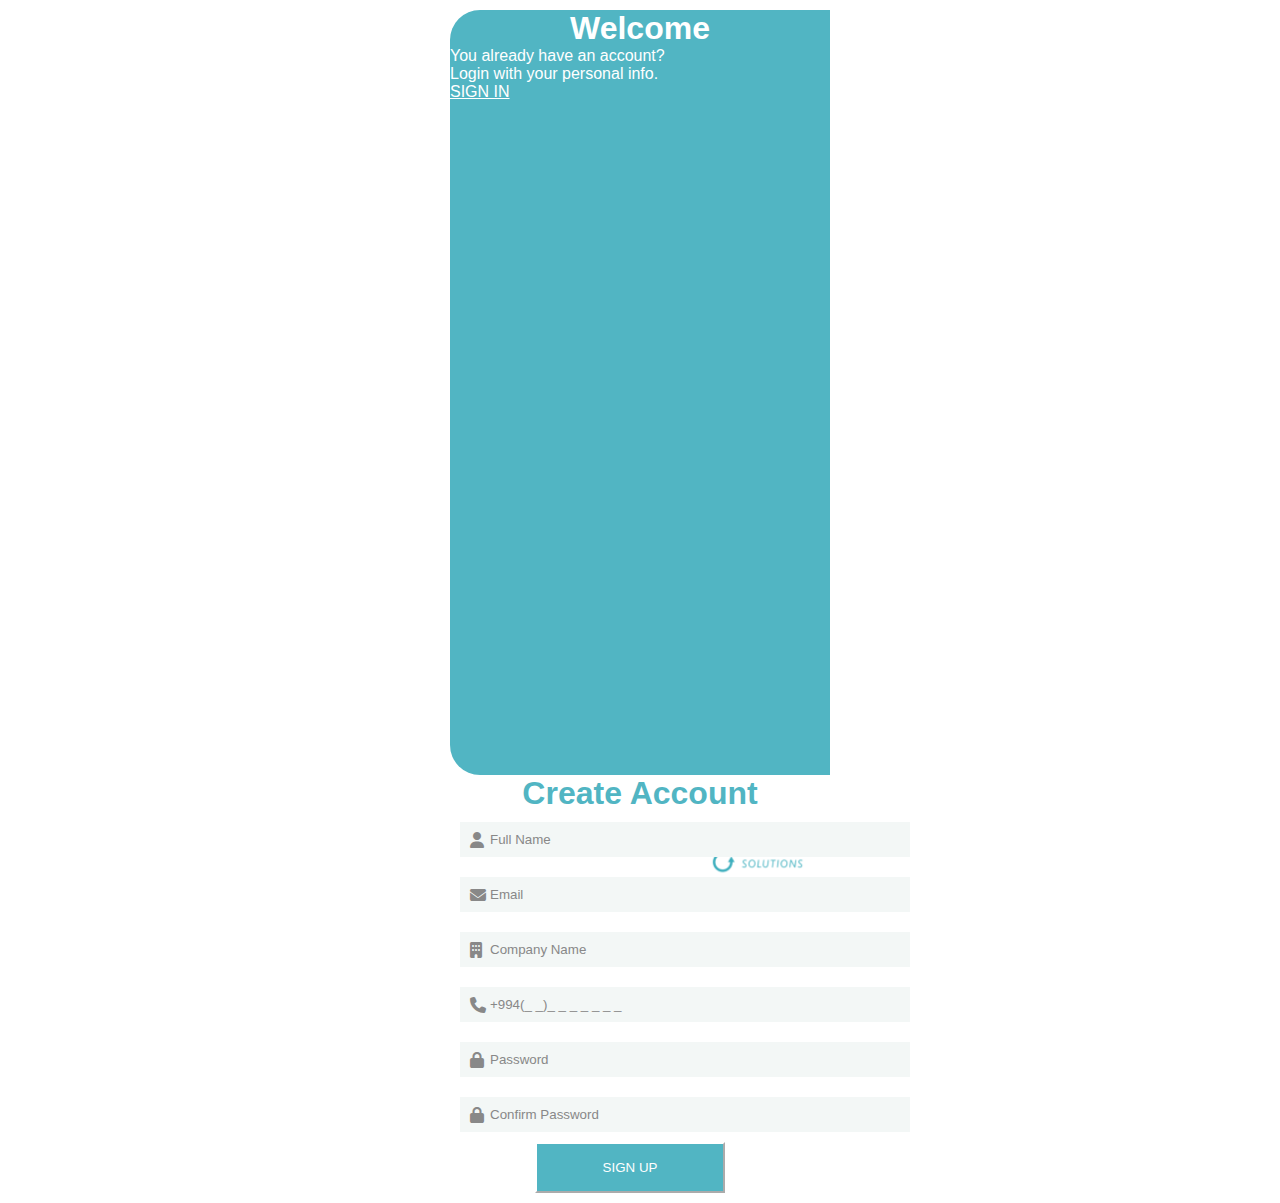
<file: index.html>
<!DOCTYPE html>
<html lang="en">
<head>
  <meta charset="UTF-8" />
  <meta http-equiv="X-UA-Compatible" content="IE=edge" />
  <meta name="viewport" content="width=device-width, initial-scale=1.0" />
  <title>Agile Web | Sign Up</title>
  <link rel="stylesheet" href="./assets/css/rufet.css" />
  <link rel="stylesheet" href="./assets/css/vugar.css" />
  <link rel="stylesheet" href="./assets/css/rufet2.css" />
  <link rel="stylesheet" href="https://cdnjs.cloudflare.com/ajax/libs/font-awesome/6.4.0/css/all.min.css">
  <link href="https://cdn.jsdelivr.net/npm/bootstrap@5.0.2/dist/css/bootstrap.min.css" rel="stylesheet"
    integrity="sha384-EVSTQN3/azprG1Anm3QDgpJLIm9Nao0Yz1ztcQTwFspd3yD65VohhpuuCOmLASjC" crossorigin="anonymous" />
</head>
<body>
  <section class="bg-light pb-5 pt-5" style="min-height: 100vh">
    <div class="container">
      <div class="row justify-content-center">
        <div class="left-box col-md-4 col-sm-11 d-flex align-items-center justify-content-center" style="
              border-top-left-radius: 30px;
              border-bottom-left-radius: 30px;">
          <div class="text-center">
            <h1 id="welcome-title" class="fw-bold mb-5 display-6">Welcome</h1>
            <p class="text-center fs-4 mb-5">
              You already have an account? <br />
              Login with your personal info.
            </p>
            <div class="d-flex justify-content-center">
              <a href="./assets/pages/signin.html" class="btn btn-primary btn-lg rounded-pill w-75">SIGN IN</a>
            </div>
          </div>
        </div>
        <div class="rufet-left bg-white col-md-8 col-sm-11 d-flex flex-column align-items-center justify-content-center"style="
              position: relative;
              border-top-right-radius: 30px;
              border-bottom-right-radius: 30px; ">
          <img src="./assets/image/AGILE-SOLUTIONS-1-1024x725-1 1.png" alt="agilelogo"
            style="max-width: 150px; position: absolute; top: 0; right: 0" />
          <div class="text-center">
            <h1 id="sign-in-title" class="fw-bold mb-5 display-6">
              Create Account
            </h1>
            <div class="container">
              <form class="form">
                <div class="input-container">
                  <i class="fa-solid fa-user"></i>
                  <input type="text" id="fullname" name="fullname" placeholder="Full Name" required>
                </div>
              </form>
            </div>
            <div class="container">
              <form class="form">
                <div class="input-container">
                  <i class="fas fa-envelope"></i>
                  <input type="email" id="email" name="email" placeholder="Email" required>
                </div>
              </form>
            </div>
            <div class="container">
              <form class="form">
                <div class="input-container">
                  <i class="fa-solid fa-building"></i>
                  <input type="text" id="company" name="company" placeholder="Company Name" required>
                </div>
              </form>
            </div>
            <div class="container">
              <form class="form">
                <div class="input-container">
                  <i class="fa-solid fa-phone"></i>
                  <input type="tel" id="phone" name="phone" placeholder="+994(_ _)_ _ _ _ _ _ _" required>
                </div>
              </form>
            </div>
            <div class="container">
              <form class="form">
                <div class="input-container">
                  <i class="fa-solid fa-lock"></i>
                  <input type="password" id="password" name="password" placeholder="Password" required>
                </div>
              </form>
            </div>
            <div class="container">
              <form class="form">
                <div class="input-container">
                  <i class="fa-solid fa-lock"></i>
                  <input type="password" id="confirm-password" name="confirm-password" placeholder="Confirm Password"
                    required>
                </div>
              </form>
            </div>
          </div>
          <div class="d-flex justify-content-center mt-5">
            <button type="button" id="sign-in-button" onclick="window.location.href='./assets/pages/signin.html'"
              class="btn btn-primary btn-lg rounded-pill ms-2">
              SIGN UP
            </button>
          </div>
        </div>
      </div>
    </div>
    </div>
  </section>
</body>
</html>
</file>
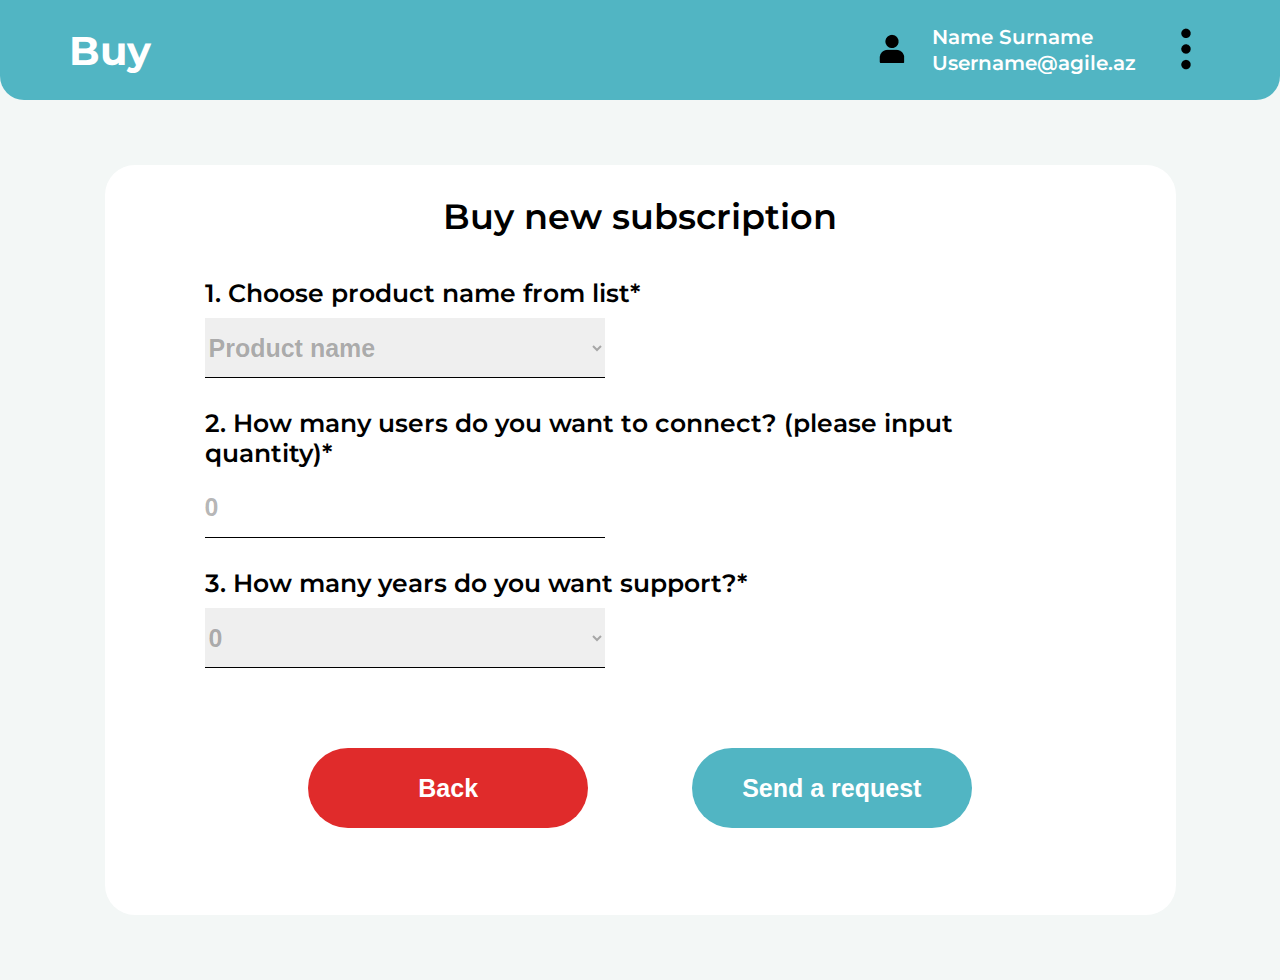
<file: assets/pages/buy.html>
<!DOCTYPE html>
<html lang="en">

<head>
  <meta charset="UTF-8" />
  <meta http-equiv="X-UA-Compatible" content="IE=edge" />
  <meta name="viewport" content="width=device-width, initial-scale=1.0" />
  <link rel="stylesheet" href="../css/style4578.css" />

  <title>Buy</title>
</head>

<body id="frame-5">
  <header>
    <h2 class="header__page-title">Buy</h2>
    <div class="header__user">
      <button>
        <img src="../images/user 2.png" alt="user icon" />
      </button>
      <div  class="header__user-details">
        <p>Name Surname</p>
        <p>Username@agile.az</p>
      </div>
      <button id="dropdown-btn">
        <img src="../images/dots 1.png" alt="dots icon" />
      </button>
      <div class="dropdown">
        <ul>
          <li><a href="./home.html">Dashboard</a></li>
          <li><a href="./licenses.html">Licences</a></li>
          <li><a href="./support.html">Support</a></li>
          <li><a href="./setting.html">Settings</a></li>
          <li><a href="./signin.html">Logout</a></li>
        </ul>
      </div>
    </div>
  </header>

  <main>
    <div class="container">
      <div class="row1">
        <h3>Buy new subscription</h3>
      </div>
      <div class="row2">
        <ul>
          <li>
            <label for="select-product">1. Choose product name from list*</label>
            <select name="select-product" id="select-product">
              <option selected disabled value="">Product name</option>
              <option value="dialer">Dialer</option>
              <option value="call">Call Center (CC)</option>
            </select>
          </li>
          <li>
            <label for="users-input">2. How many users do you want to connect? (please input
              quantity)*</label>

            <input type="text" placeholder="0" id="users-input" />
          </li>
          <li>
            <label for="select-year">3. How many years do you want support?*</label>

            <select name="year" id="select-year">
              <option selected disabled value="">0</option>
              <option value="1">1 year</option>
              <option value="2">2 year</option>
              <option value="3">3 year</option>
              <option value="4">4 year</option>
              <option value="5">5 year</option>
            </select>
          </li>
        </ul>
      </div>
      <div class="row3">
        <button>Back</button>
        <button>Send a request</button>
      </div>
    </div>
  </main>
  <script src="../script/main.js"></script>
</body>

</html>
</file>
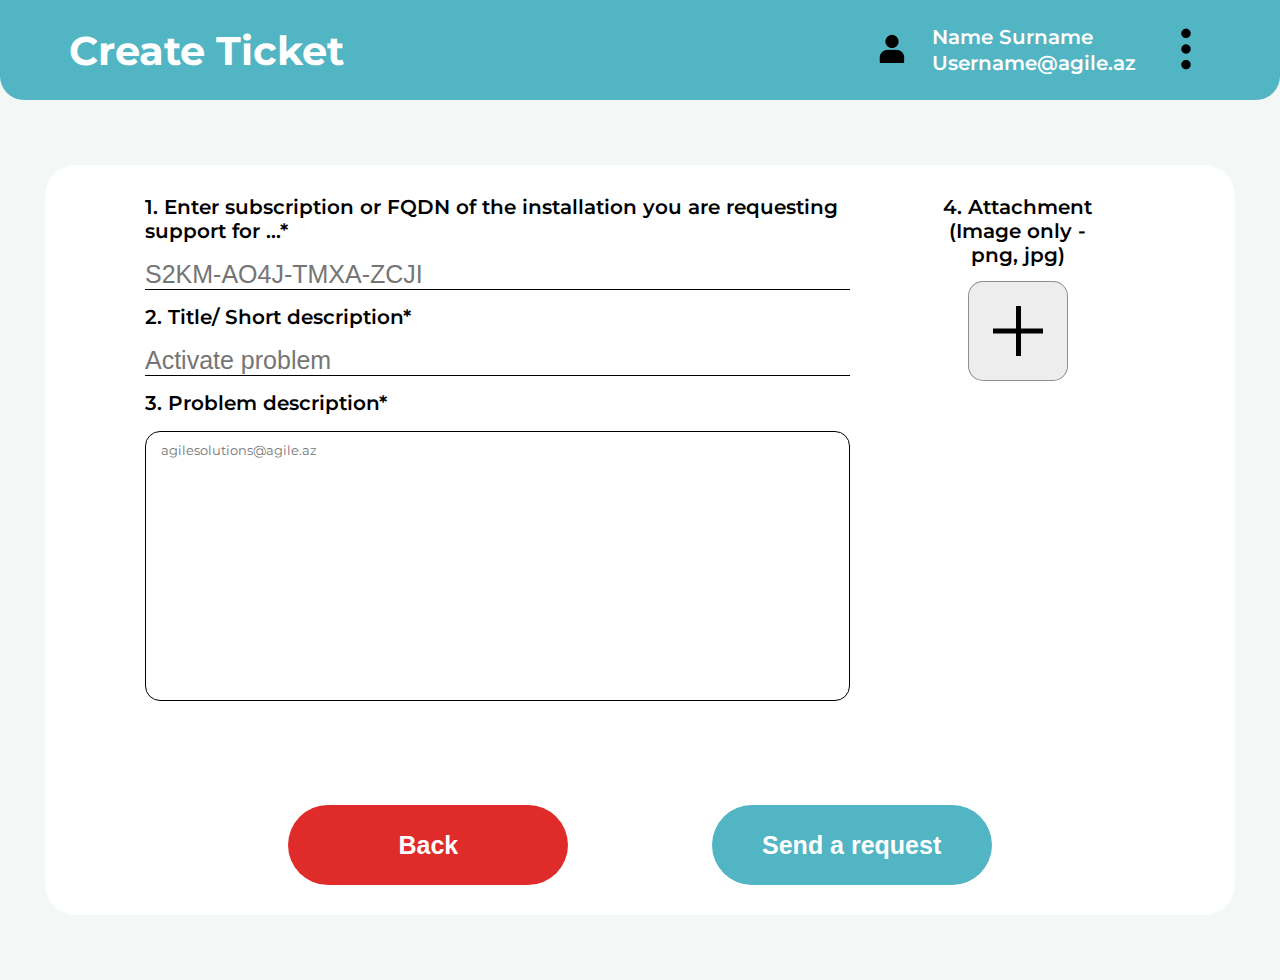
<file: assets/pages/create_ticket.html>
<!DOCTYPE html>
<html lang="en">

<head>
  <meta charset="UTF-8" />
  <meta http-equiv="X-UA-Compatible" content="IE=edge" />
  <meta name="viewport" content="width=device-width, initial-scale=1.0" />
  <link rel="stylesheet" href="../css/style4578.css" />

  <title>Create Ticket</title>
</head>

<body id="frame-8">
  <header>
    <h2 class="header__page-title">Create Ticket</h2>
    <div class="header__user">
      <button>
        <img src="../images/user 2.png" alt="user icon" />
      </button>
      <div class="header__user-details">
        <p>Name Surname</p>
        <p>Username@agile.az</p>
      </div>
      <button id="dropdown-btn">
        <img src="../images/dots 1.png" alt="dots icon" />
      </button>
      <div class="dropdown">
        <ul>
          <li><a href="./home.html">Dashboard</a></li>
          <li><a href="./licenses.html">Licences</a></li>
          <li><a href="./support.html">Support</a></li>
          <li><a href="./setting.html">Settings</a></li>
          <li><a href="../../index.html">Logout</a></li>
        </ul>
      </div>
    </div>
  </header>

  <main>
    <div class="container">
      <div class="col-left">
        <div>
          <label for="fqdn">1. Enter subscription or FQDN of the installation you are requesting support for ...*
          </label>
          <input type="text" placeholder="S2KM-AO4J-TMXA-ZCJI">
        </div>
        <div>
          <label for="title-input">2. Title/ Short description* </label>
          <input type="text" placeholder="Activate problem">
        </div>
        <div>
          <label for="textarea">3. Problem description*</label>
          <textarea name="textarea" id="textarea" placeholder="agilesolutions@agile.az"></textarea>
        </div>
      </div>
      <div class="col-right">
        <label>4. Attachment (Image only - png, jpg)</label>
        <button>
          <img src="../images/Group 22.png" alt="plus icon">
        </button>
      </div>
      <div class="col-bottom">
        <button>Back</button>
        <button>Send a request</button>
      </div>
    </div>
  </main>
  <script src="../script/main.js"></script>
</body>

</html>
</file>
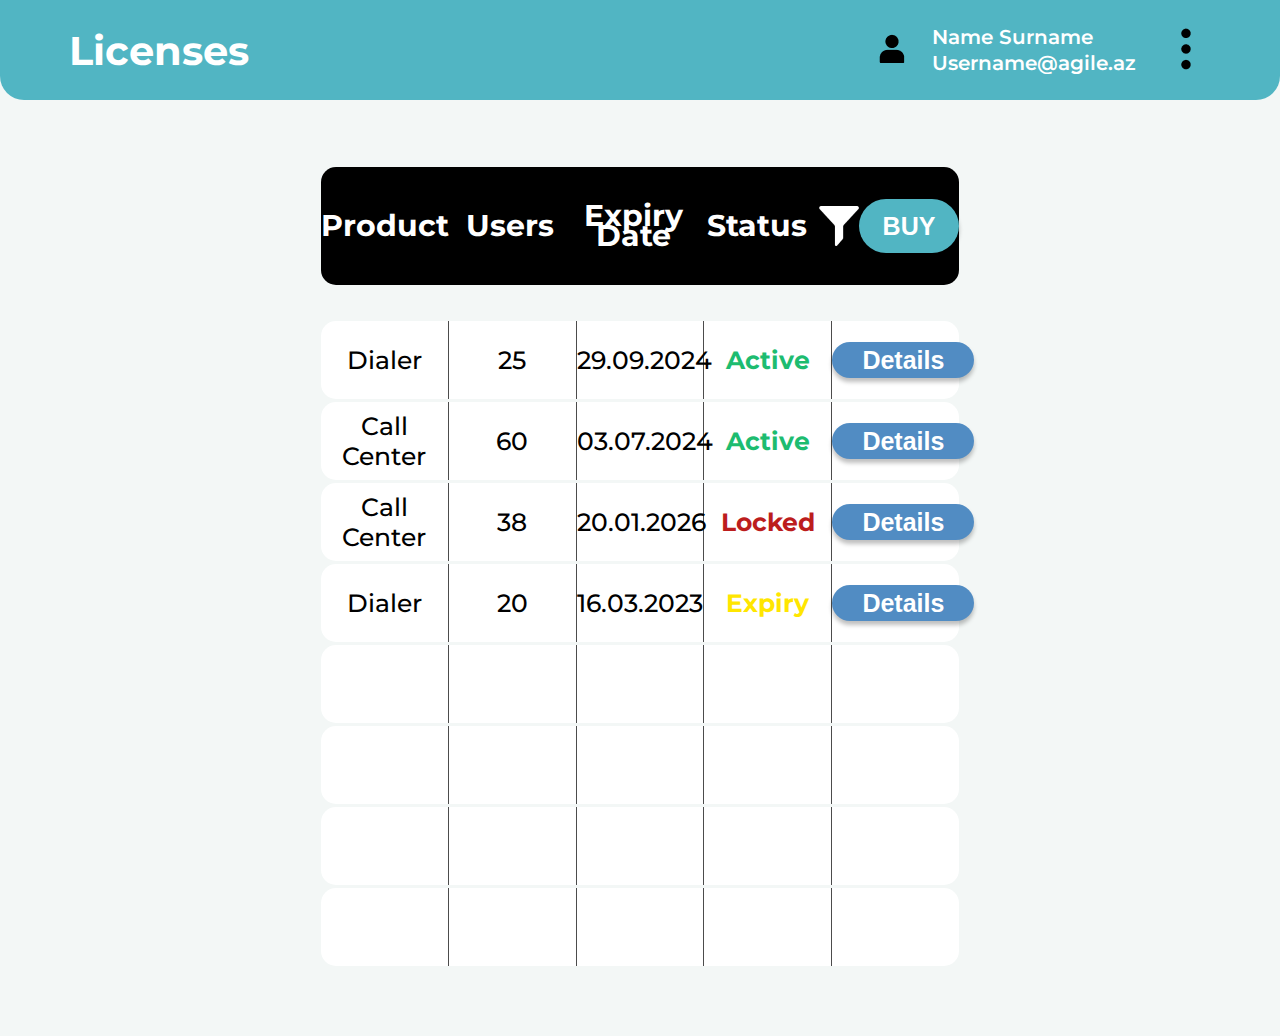
<file: assets/pages/frame4.html>
<!DOCTYPE html>
<html lang="en">

<head>
  <meta charset="UTF-8" />
  <meta http-equiv="X-UA-Compatible" content="IE=edge" />
  <meta name="viewport" content="width=device-width, initial-scale=1.0" />
  <link rel="stylesheet" href="../css/style4578.css" />
  <title>Frame 4</title>
</head>

<body id="frame-4">
  <header>
    <h2 class="header__page-title">Licenses</h2>
    <div class="header__user">
      <button>
        <img src="../images/user 2.png" alt="user icon" />
      </button>
      <div class="header__user-details">
        <p>Name Surname</p>
        <p>Username@agile.az</p>
      </div>
      <button id="dropdown-btn">
        <img src="../images/dots 1.png" alt="dots icon" />
      </button>
      <div class="dropdown">
        <ul>
          <li><a href="#">Dashboard</a></li>
          <li><a href="#">Licences</a></li>
          <li><a href="#">Support</a></li>
          <li><a href="#">Settings</a></li>
          <li><a href="#">Logout</a></li>
        </ul>
      </div>
    </div>
  </header>

  <main>
    <div class="responsive-table-container">
      <table class="agile-table">
        <thead>
          <tr>
            <th>Product</th>
            <th>Users</th>
            <th>Expiry Date</th>
            <th>Status</th>
            <th>
              <img src="../images/filter-filled-tool-symbol 1.png" alt="filter icon">
              <button>BUY</button>
            </th>
          </tr>
        </thead>
        <tbody>
          <tr>
            <td>Dialer</td>
            <td>25</td>
            <td>29.09.2024</td>
            <td class="green">Active</td>
            <td><button>Details</button></td>
          </tr>
          <tr>
            <td>Call Center</td>
            <td>60</td>
            <td>03.07.2024</td>
            <td class="green">Active</td>
            <td><button>Details</button></td>
          </tr>
          <tr>
            <td>Call Center</td>
            <td>38</td>
            <td>20.01.2026</td>
            <td class="red">Locked</td>
            <td><button>Details</button></td>
          </tr>
          <tr>
            <td>Dialer</td>
            <td>20</td>
            <td>16.03.2023</td>
            <td class="yellow">Expiry</td>
            <td><button>Details</button></td>
          </tr>
          <tr>
            <td></td>
            <td></td>
            <td></td>
            <td></td>
            <td></td>
          </tr>
          <tr>
            <td></td>
            <td></td>
            <td></td>
            <td></td>
            <td></td>
          </tr>
          <tr>
            <td></td>
            <td></td>
            <td></td>
            <td></td>
            <td></td>
          </tr>
          <tr>
            <td></td>
            <td></td>
            <td></td>
            <td></td>
            <td></td>
          </tr>
        </tbody>
      </table>
    </div>

  </main>
  <script src="../script/main.js"></script>
</body>

</html>
</file>
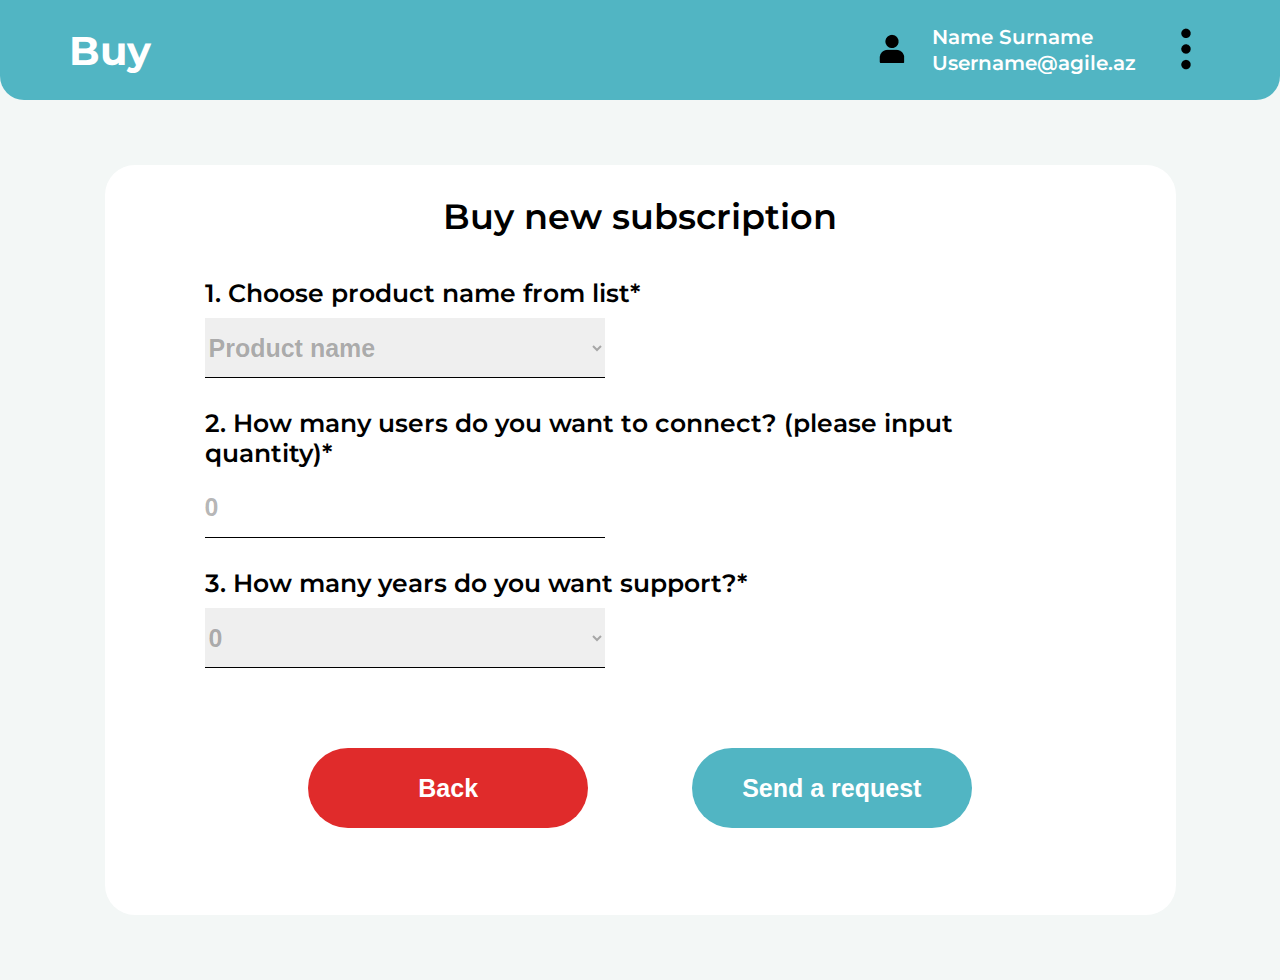
<file: assets/pages/frame5.html>
<!DOCTYPE html>
<html lang="en">

<head>
  <meta charset="UTF-8" />
  <meta http-equiv="X-UA-Compatible" content="IE=edge" />
  <meta name="viewport" content="width=device-width, initial-scale=1.0" />
  <link rel="stylesheet" href="../css/style4578.css" />

  <title>Frame 5</title>
</head>

<body id="frame-5">
  <header>
    <h2 class="header__page-title">Buy</h2>
    <div class="header__user">
      <button>
        <img src="../images/user 2.png" alt="user icon" />
      </button>
      <div  class="header__user-details">
        <p>Name Surname</p>
        <p>Username@agile.az</p>
      </div>
      <button id="dropdown-btn">
        <img src="../images/dots 1.png" alt="dots icon" />
      </button>
      <div class="dropdown">
        <ul>
          <li><a href="#">Dashboard</a></li>
          <li><a href="#">Licences</a></li>
          <li><a href="#">Support</a></li>
          <li><a href="#">Settings</a></li>
          <li><a href="#">Logout</a></li>
        </ul>
      </div>
    </div>
  </header>

  <main>
    <div class="container">
      <div class="row1">
        <h3>Buy new subscription</h3>
      </div>
      <div class="row2">
        <ul>
          <li>
            <label for="select-product">1. Choose product name from list*</label>
            <select name="select-product" id="select-product">
              <option selected disabled value="">Product name</option>
              <option value="dialer">Dialer</option>
              <option value="call">Call Center (CC)</option>
            </select>
          </li>
          <li>
            <label for="users-input">2. How many users do you want to connect? (please input
              quantity)*</label>

            <input type="text" placeholder="0" id="users-input" />
          </li>
          <li>
            <label for="select-year">3. How many years do you want support?*</label>

            <select name="year" id="select-year">
              <option selected disabled value="">0</option>
              <option value="1">1 year</option>
              <option value="2">2 year</option>
              <option value="3">3 year</option>
              <option value="4">4 year</option>
              <option value="5">5 year</option>
            </select>
          </li>
        </ul>
      </div>
      <div class="row3">
        <button>Back</button>
        <button>Send a request</button>
      </div>
    </div>
  </main>
  <script src="../script/main.js"></script>
</body>

</html>
</file>
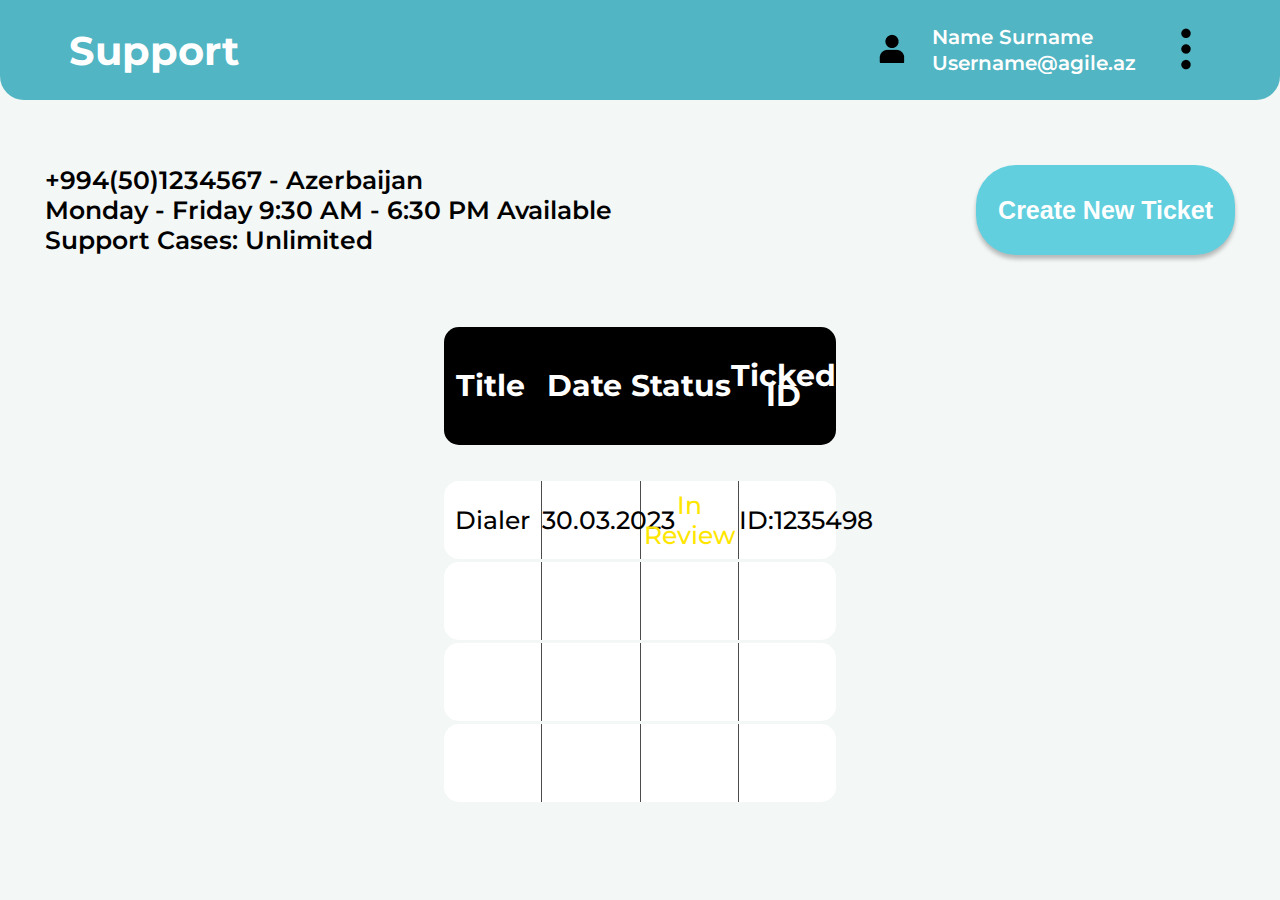
<file: assets/pages/frame7.html>
<!DOCTYPE html>
<html lang="en">

<head>
  <meta charset="UTF-8" />
  <meta http-equiv="X-UA-Compatible" content="IE=edge" />
  <meta name="viewport" content="width=device-width, initial-scale=1.0" />
  <link rel="stylesheet" href="../css/style4578.css" />

  <title>Frame 7</title>
</head>

<body id="frame-7">
  <header>
    <h2 class="header__page-title">Support</h2>
    <div class="header__user">
      <button>
        <img src="../images/user 2.png" alt="user icon" />
      </button>
      <div class="header__user-details">
        <p>Name Surname</p>
        <p>Username@agile.az</p>
      </div>
      <button id="dropdown-btn">
        <img src="../images/dots 1.png" alt="dots icon" />
      </button>
      <div class="dropdown">
        <ul>
          <li><a href="#">Dashboard</a></li>
          <li><a href="#">Licences</a></li>
          <li><a href="#">Support</a></li>
          <li><a href="#">Settings</a></li>
          <li><a href="#">Logout</a></li>
        </ul>
      </div>
    </div>
  </header>

  <main>

    <div class="ticket-container">
      <p>+994(50)1234567 - Azerbaijan <br>
        Monday - Friday 9:30 AM - 6:30 PM Available <br>
        Support Cases: Unlimited</p>
      <button>Create New Ticket</button>
    </div>

    <div class="responsive-table-container">

      <table class="agile-table">
        <thead>
          <tr>
            <th>Title</th>
            <th>Date</th>
            <th>Status</th>
            <th>Ticked ID</th>
          </tr>
        </thead>
        <tbody>
          <tr>
            <td>Dialer</td>
            <td>30.03.2023</td>
            <td class="yellow">In Review</td>
            <td>ID:1235498</td>
          </tr>
          <tr>
            <td></td>
            <td></td>
            <td></td>
            <td></td>
          </tr>
          <tr>
            <td></td>
            <td></td>
            <td></td>
            <td></td>
          </tr>
          <tr>
            <td></td>
            <td></td>
            <td></td>
            <td></td>
          </tr>
        </tbody>
      </table>
    </div>

  </main>
  <script src="../script/main.js"></script>
</body>

</html>
</file>
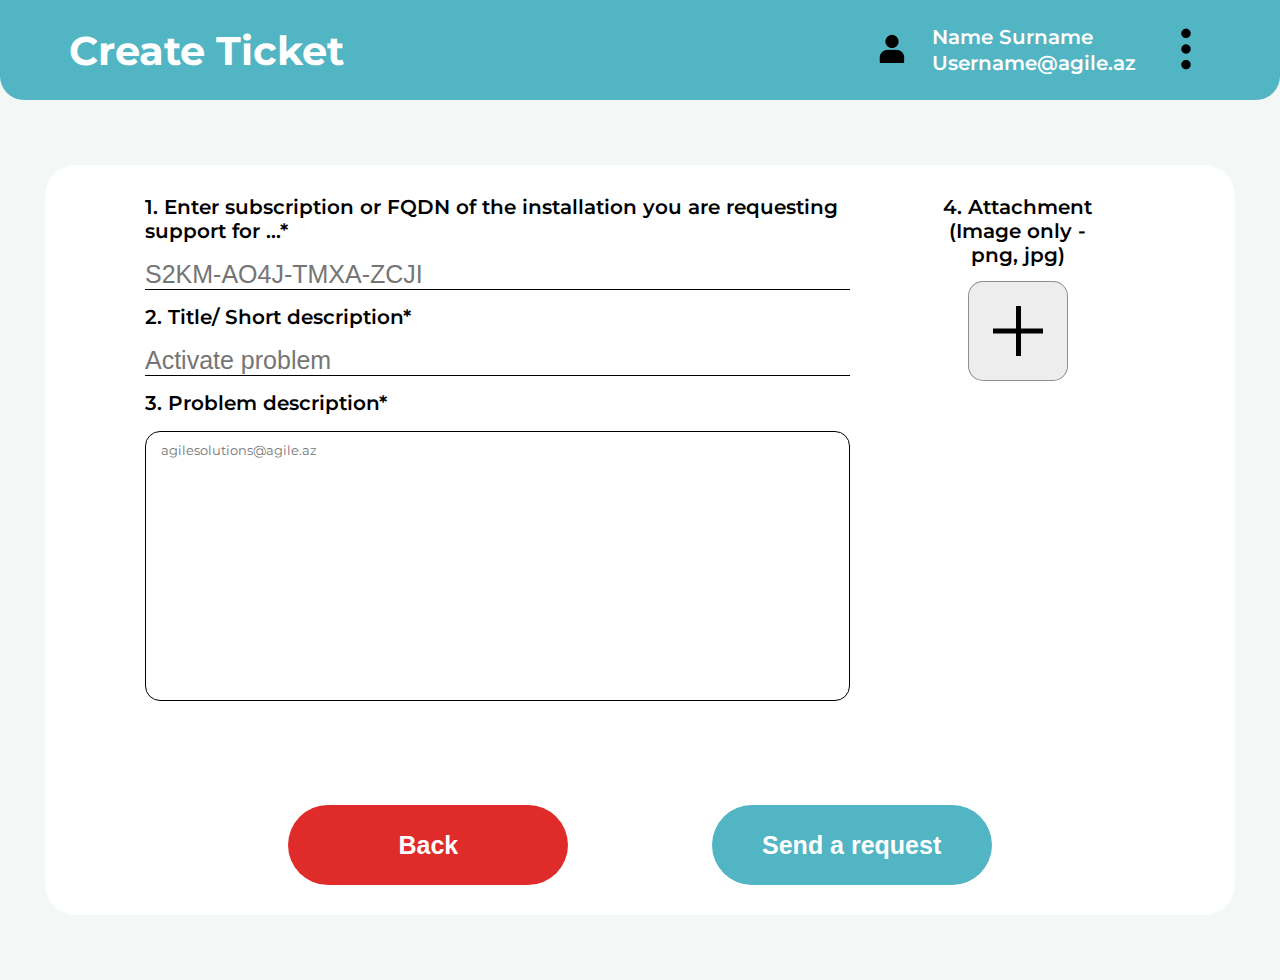
<file: assets/pages/frame8.html>
<!DOCTYPE html>
<html lang="en">

<head>
  <meta charset="UTF-8" />
  <meta http-equiv="X-UA-Compatible" content="IE=edge" />
  <meta name="viewport" content="width=device-width, initial-scale=1.0" />
  <link rel="stylesheet" href="../css/style4578.css" />

  <title>Frame 8</title>
</head>

<body id="frame-8">
  <header>
    <h2 class="header__page-title">Create Ticket</h2>
    <div class="header__user">
      <button>
        <img src="../images/user 2.png" alt="user icon" />
      </button>
      <div class="header__user-details">
        <p>Name Surname</p>
        <p>Username@agile.az</p>
      </div>
      <button id="dropdown-btn">
        <img src="../images/dots 1.png" alt="dots icon" />
      </button>
      <div class="dropdown">
        <ul>
          <li><a href="./home.html">Dashboard</a></li>
          <li><a href="./licenses.html">Licences</a></li>
          <li><a href="./support.html">Support</a></li>
          <li><a href="#">Settings</a></li>
          <li><a href="../../index.html">Logout</a></li>
        </ul>
      </div>
    </div>
  </header>

  <main>
    <div class="container">
      <div class="col-left">
        <div>
          <label for="fqdn">1. Enter subscription or FQDN of the installation you are requesting support for ...*
          </label>
          <input type="text" placeholder="S2KM-AO4J-TMXA-ZCJI">
        </div>
        <div>
          <label for="title-input">2. Title/ Short description* </label>
          <input type="text" placeholder="Activate problem">
        </div>
        <div>
          <label for="textarea">3. Problem description*</label>
          <textarea name="textarea" id="textarea" placeholder="agilesolutions@agile.az"></textarea>
        </div>
      </div>
      <div class="col-right">
        <label>4. Attachment (Image only - png, jpg)</label>
        <button>
          <img src="../images/Group 22.png" alt="plus icon">
        </button>
      </div>
      <div class="col-bottom">
        <button>Back</button>
        <button>Send a request</button>
      </div>
    </div>
  </main>
  <script src="../script/main.js"></script>
</body>

</html>
</file>
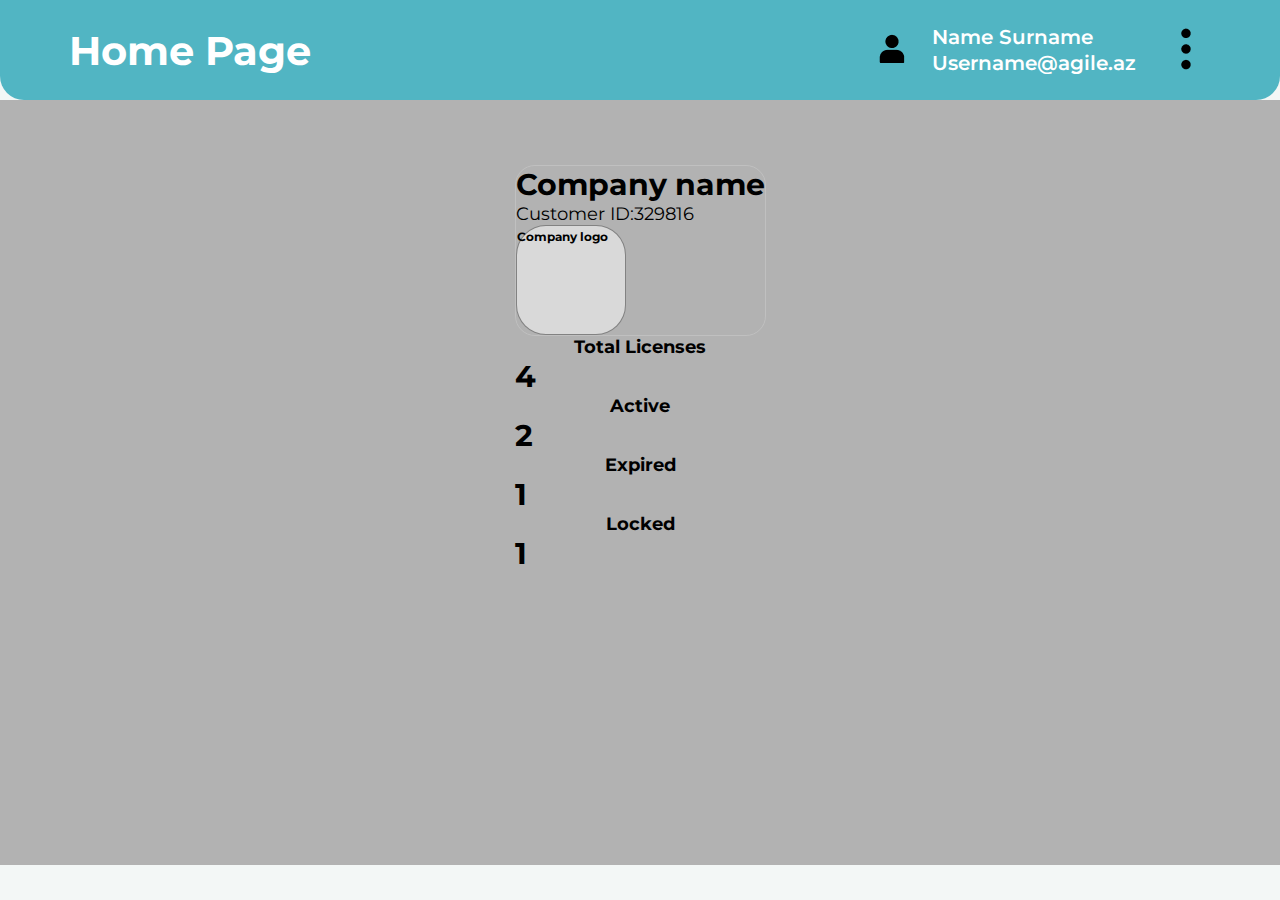
<file: assets/pages/home.html>
<!DOCTYPE html>
<html lang="en">
  <head>
    <meta charset="UTF-8" />
    <meta http-equiv="X-UA-Compatible" content="IE=edge" />
    <meta name="viewport" content="width=device-width, initial-scale=1.0" />
    <link
      href="https://cdn.jsdelivr.net/npm/bootstrap@5.0.2/dist/css/bootstrap.min.css"
      rel="stylesheet"
      integrity="sha384-EVSTQN3/azprG1Anm3QDgpJLIm9Nao0Yz1ztcQTwFspd3yD65VohhpuuCOmLASjC"
      crossorigin="anonymous"
    />
    <link rel="stylesheet" href="../css/style4578.css" />
    <title>Home Page</title>
  </head>
  <body>
    <header>
      <h2 class="header__page-title">Home Page</h2>
      <div class="header__user">
        <button>
          <img src="../images/user 2.png" alt="user icon" />
        </button>
        <div class="header__user-details">
          <p>Name Surname</p>
          <p>Username@agile.az</p>
        </div>
        <button id="dropdown-btn">
          <img src="../images/dots 1.png" alt="dots icon" />
        </button>
        <div class="dropdown">
          <ul>
            <li><a href="#">Dashboard</a></li>
            <li><a href="./licenses.html">Licences</a></li>
            <li><a href="./support.html">Support</a></li>
            <li><a href="./setting.html">Settings</a></li>
            <li><a href="./signin.html">Logout</a></li>
          </ul>
        </div>
      </div>
    </header>
    <section class="bg-light pb-5 pt-5" style="min-height: 85vh; background-color: #B2B2B2;">
      <main class="container">
        <div class="row gap-4 justify-content-center">
          <div class="bg-white col-md-4 col-sm-10 p-4 d-flex align-items-center justify-content-evenly company-name" style="border: 1px solid silver; border-radius: 20px;">
            <div class="company-id">
              <p style="font-size: 30px; font-weight: bold;">Company name</p>
              <p style="font-size: 18px;">Customer ID:329816</p>
            </div>
            <div class="m-1 d-flex justify-content-center align-items-center company-logo" style="width: 110px; height: 110px; background: #D9D9D9; border-radius: 30px; border: 1px solid rgba(0, 0, 0, 0.4);">
              <span class="p-2" style="font-size: 12px; font-weight: bold; text-align: center;">Company logo</span>
            </div>
          </div>
          <div class="bg-white col-md-2 col-sm-5 p-4 d-flex flex-column align-items-center justify-content-center company-box" style="border-radius: 20px;">
            <p style="font-size: 18px; font-weight: bold; text-align: center;">Total Licenses</p>
            <p style="font-size: 30px; font-weight: bold;">4</p>
          </div>
          <div class="bg-white col-md-2 col-sm-5 p-4 d-flex flex-column align-items-center justify-content-center company-box" style="border-radius: 20px;">
            <p style="font-size: 18px; font-weight: bold; text-align: center;">Active</p>
            <p style="font-size: 30px; font-weight: bold;">2</p>
          </div>
          <div class="bg-white col-md-2 col-sm-5 p-4 d-flex flex-column align-items-center justify-content-center company-box" style="border-radius: 20px;">
            <p style="font-size: 18px; font-weight: bold; text-align: center;">Expired</p>
            <p style="font-size: 30px; font-weight: bold;">1</p>
          </div>
          <div class="bg-white col-md-2 col-sm-5 p-4 d-flex flex-column align-items-center justify-content-center company-box" style="border-radius: 20px;">
            <p style="font-size: 18px; font-weight: bold; text-align: center;">Locked</p>
            <p style="font-size: 30px; font-weight: bold;">1</p>
          </div>
        </div>
      </main>
    </section>

    <script
      src="https://cdn.jsdelivr.net/npm/@popperjs/core@2.9.2/dist/umd/popper.min.js"
      integrity="sha384-IQsoLXl5PILFhosVNubq5LC7Qb9DXgDA9i+tQ8Zj3iwWAwPtgFTxbJ8NT4GN1R8p"
      crossorigin="anonymous"
    ></script>
    <script
      src="https://cdn.jsdelivr.net/npm/bootstrap@5.0.2/dist/js/bootstrap.min.js"
      integrity="sha384-cVKIPhGWiC2Al4u+LWgxfKTRIcfu0JTxR+EQDz/bgldoEyl4H0zUF0QKbrJ0EcQF"
      crossorigin="anonymous"
    ></script>
    <script src="../script/main.js"></script>
  </body>
</html>
</file>
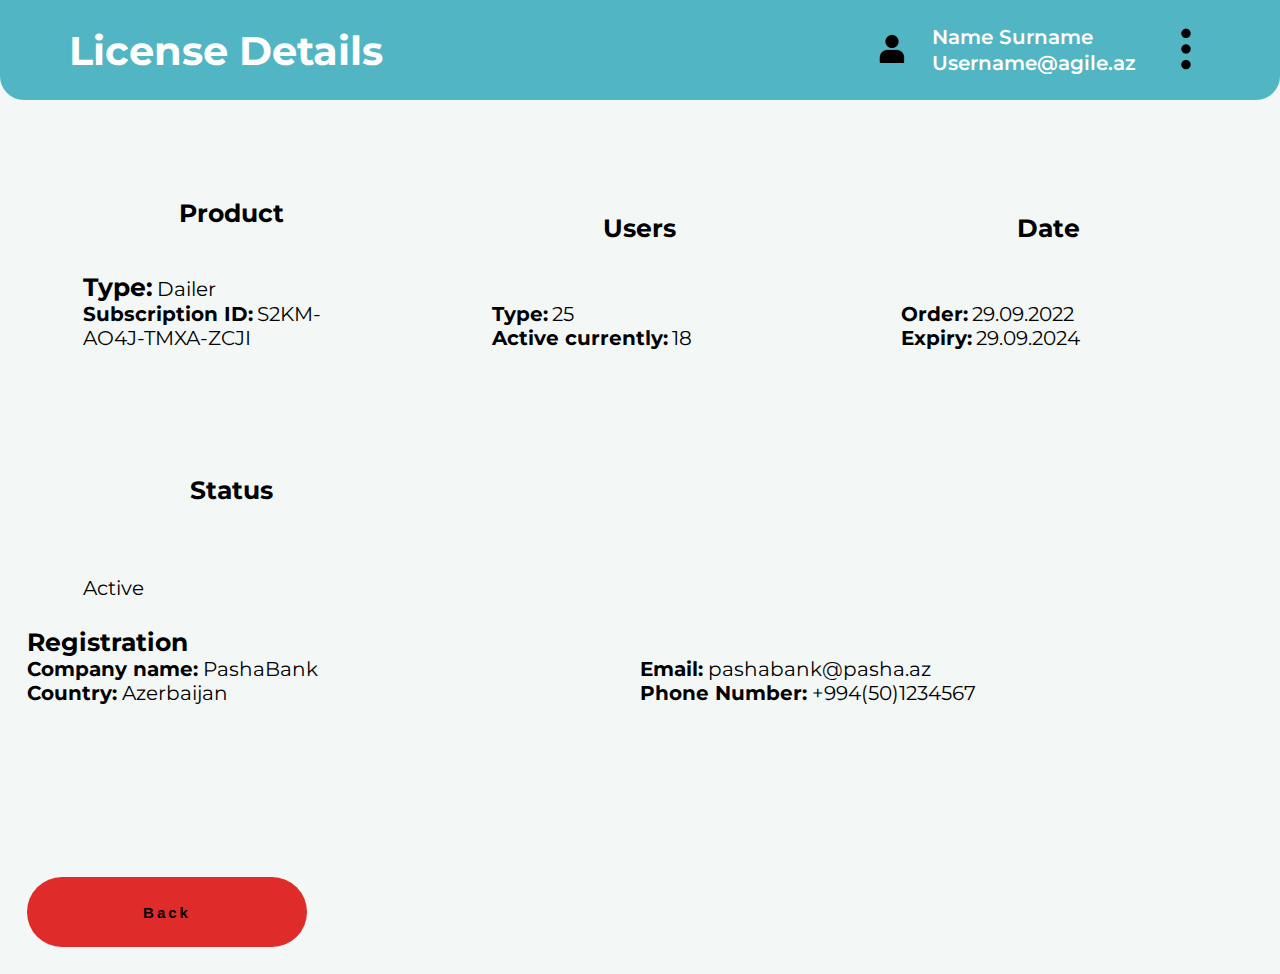
<file: assets/pages/license_details.html>
<!DOCTYPE html>
<html lang="en">
  <head>
    <meta charset="UTF-8" />
    <meta http-equiv="X-UA-Compatible" content="IE=edge" />
    <meta name="viewport" content="width=device-width, initial-scale=1.0" />
    <link
      href="https://cdn.jsdelivr.net/npm/bootstrap@5.0.2/dist/css/bootstrap.min.css"
      rel="stylesheet"
      integrity="sha384-EVSTQN3/azprG1Anm3QDgpJLIm9Nao0Yz1ztcQTwFspd3yD65VohhpuuCOmLASjC"
      crossorigin="anonymous"
    />
    <link rel="stylesheet" href="../css/zb_style.css" />
    <link rel="stylesheet" href="../css/style4578.css" />
    <title>License Details</title>
  </head>
  <body>
    <header>
      <h2 class="header__page-title">License Details</h2>
      <div class="header__user">
        <button>
          <img src="../images/user 2.png" alt="user icon" />
        </button>
        <div class="header__user-details">
          <p>Name Surname</p>
          <p>Username@agile.az</p>
        </div>
        <button id="dropdown-btn">
          <img src="../images/dots 1.png" alt="dots icon" />
        </button>
        <div class="dropdown">
          <ul>
            <li><a href="./home.html">Dashboard</a></li>
            <li><a href="./licenses.html">Licences</a></li>
            <li><a href="./support.html">Support</a></li>
            <li><a href="./setting.html">Settings</a></li>
            <li><a href="./signin.html">Logout</a></li>
          </ul>
        </div>
      </div>
    </header>
    <section class="w-100">
      <div class="pb-4 gap-3 zb">
        <div class="bg-white zb-company-name">
          <h5 class="m-auto" style="font-size: 25px">Product</h5>
          <div class="p-4">
            <p class="d-flex justify-content-between">
              <span style="font-size: 25px; font-weight: bold">Type:</span>
              <span style="font-size: 20px">Dailer</span>
            </p>
            <p class="d-flex flex-wrap justify-content-between">
              <span style="font-size: 20px; font-weight: bold"
                >Subscription ID:</span
              >
              <span style="font-size: 20px">S2KM-AO4J-TMXA-ZCJI</span>
            </p>
          </div>
        </div>
        <div class="bg-white zb-company-name">
          <h5 class="m-auto" style="font-size: 25px">Users</h5>
          <div class="p-4">
            <p class="d-flex justify-content-between">
              <span style="font-size: 20px; font-weight: bold">Type:</span>
              <span style="font-size: 20px">25</span>
            </p>
            <p class="d-flex justify-content-between">
              <span style="font-size: 20px; font-weight: bold"
                >Active currently:</span
              >
              <span style="font-size: 20px">18</span>
            </p>
          </div>
        </div>
        <div class="bg-white zb-company-name">
          <h5 class="m-auto" style="font-size: 25px">Date</h5>
          <div class="p-4">
            <p class="d-flex justify-content-between">
              <span style="font-size: 20px; font-weight: bold">Order:</span>
              <span style="font-size: 20px"
                ><time datetime="2022-09-29">29.09.2022</time></span
              >
            </p>
            <p class="d-flex justify-content-between">
              <span style="font-size: 20px; font-weight: bold">Expiry:</span>
              <span style="font-size: 20px"
                ><time datetime="2024-09-29">29.09.2024</time></span
              >
            </p>
          </div>
        </div>
        <div class="bg-white zb-company-name">
          <h5 class="m-auto" style="font-size: 25px">Status</h5>
          <div class="p-4">
            <p style="font-size: 20px">Active</p>
          </div>
        </div>
        <div class="bg-white zb-company-name"></div>
        <div class="bg-white zb-company-name"></div>
      </div>
      <div class="row w-100 zb-1">
        <div
          class="col-12 bg-white p-4 d-flex flex-column"
          style="border-radius: 20px; min-height: 250px"
        >
          <h5 class="m-auto" style="font-size: 25px">Registration</h5>
          <div
            class="d-flex flex-sm-column flex-md-row justify-content-md-between reg-grid"
          >
     
              <p class="d-flex justify-content-between">
                <span style="font-weight: bold"
                  >Company name:</span
                >
                <span>PashaBank</span>
              </p>
              <p class="d-flex flex-wrap justify-content-between">
                <span style="font-weight: bold">Email:</span>
                <span>pashabank@pasha.az</span>
              </p>
    
              <p class="d-flex justify-content-between">
                <span style="font-weight: bold">Country:</span>
                <span>Azerbaijan</span>
              </p>
              <p class="d-flex flex-wrap justify-content-between">
                <span style="font-weight: bold"
                  >Phone Number:</span
                >
                <span>+994(50)1234567</span>
              </p>
       
          </div>
        </div>
      </div>
      <div class="row pt-4">
        <div class="col-12">
          <div class="d-flex justify-content-center align-items-center">
            <button class="text-white zb-btn">Back</button>
          </div>
        </div>
      </div>
    </section>

    <script
      src="https://cdn.jsdelivr.net/npm/@popperjs/core@2.9.2/dist/umd/popper.min.js"
      integrity="sha384-IQsoLXl5PILFhosVNubq5LC7Qb9DXgDA9i+tQ8Zj3iwWAwPtgFTxbJ8NT4GN1R8p"
      crossorigin="anonymous"
    ></script>
    <script
      src="https://cdn.jsdelivr.net/npm/bootstrap@5.0.2/dist/js/bootstrap.min.js"
      integrity="sha384-cVKIPhGWiC2Al4u+LWgxfKTRIcfu0JTxR+EQDz/bgldoEyl4H0zUF0QKbrJ0EcQF"
      crossorigin="anonymous"
    ></script>

    <script src="../script/main.js"></script>
  </body>
</html>
</file>
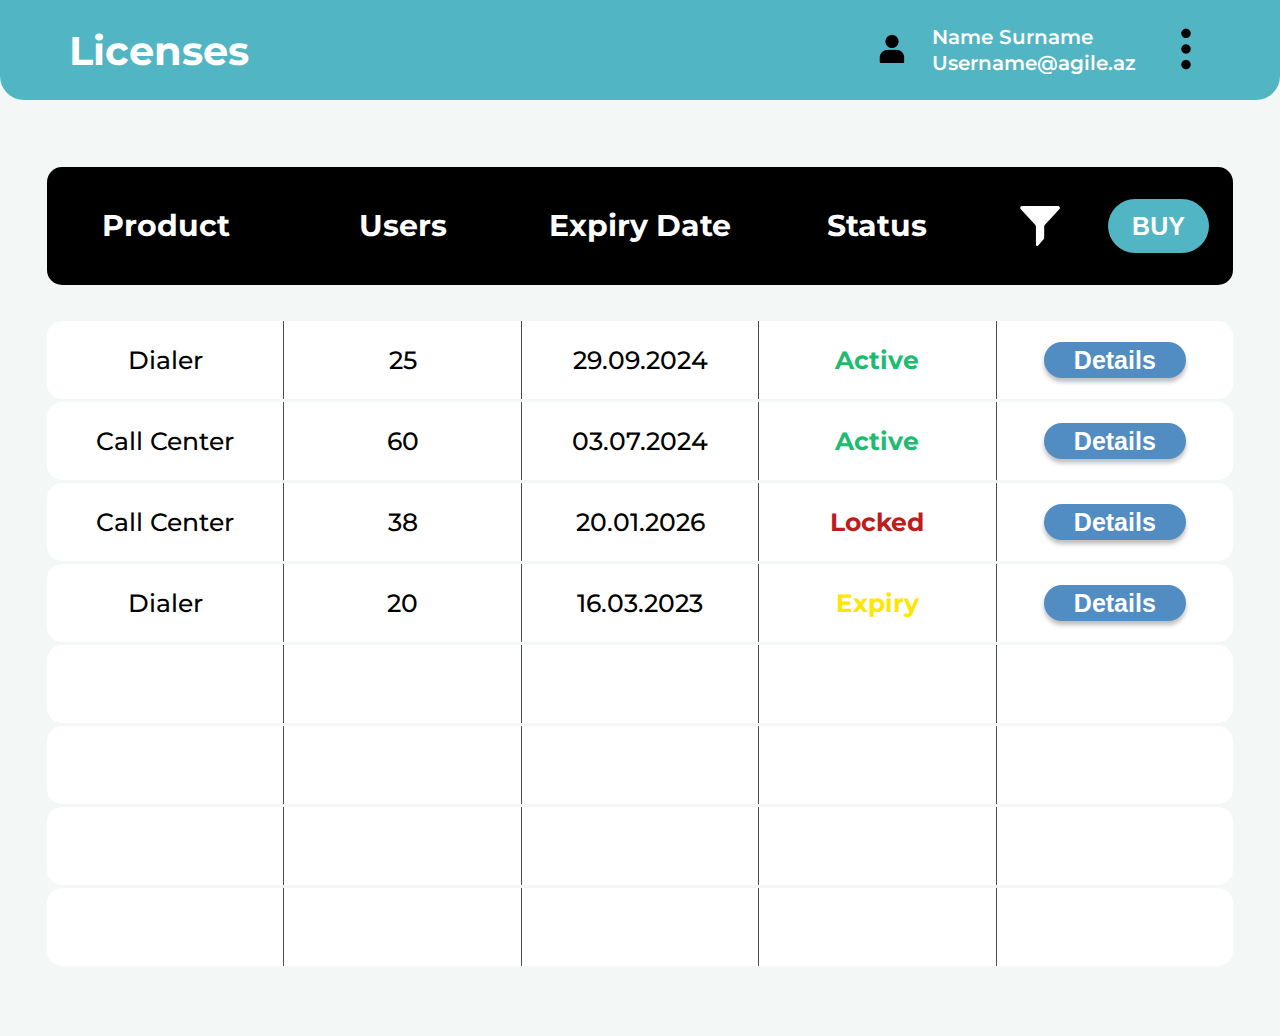
<file: assets/pages/licenses.html>
<!DOCTYPE html>
<html lang="en">

<head>
  <meta charset="UTF-8" />
  <meta http-equiv="X-UA-Compatible" content="IE=edge" />
  <meta name="viewport" content="width=device-width, initial-scale=1.0" />
  <link rel="stylesheet" href="../css/style4578.css" />
  <title>Licenses</title>
</head>

<body id="frame-4">
  <header>
    <h2 class="header__page-title">Licenses</h2>
    <div class="header__user">
      <button>
        <img src="../images/user 2.png" alt="user icon" />
      </button>
      <div class="header__user-details">
        <p>Name Surname</p>
        <p>Username@agile.az</p>
      </div>
      <button id="dropdown-btn">
        <img src="../images/dots 1.png" alt="dots icon" />
      </button>
      <div class="dropdown">
        <ul>
          <li><a href="./home.html">Dashboard</a></li>
          <li><a href="#">Licences</a></li>
          <li><a href="./support.html">Support</a></li>
          <li><a href="./setting.html">Settings</a></li>
          <li><a href="./signin.html">Logout</a></li>
        </ul>
      </div>
    </div>
  </header>

  <main>
      <table class="agile-table">
        <thead>
          <tr>
            <th>Product</th>
            <th>Users</th>
            <th>Expiry Date</th>
            <th>Status</th>
            <th>
              <img src="../images/filter-filled-tool-symbol 1.png" alt="filter icon">
              <button>
                <a href="./buy.html" style="color: white">BUY</a>
              </button>
            </th>
          </tr>
        </thead>
        <tbody>
          <tr>
            <td>Dialer</td>
            <td>25</td>
            <td>29.09.2024</td>
            <td class="green">Active</td>
            <td><button>
              <a href="./license_details.html" style="color: white">Details</a>
            </button></td>
          </tr>
          <tr>
            <td>Call Center</td>
            <td>60</td>
            <td>03.07.2024</td>
            <td class="green">Active</td>
            <td><button>
              <a href="./license_details.html" style="color: white">Details</a>
            </button></td>
          </tr>
          <tr>
            <td>Call Center</td>
            <td>38</td>
            <td>20.01.2026</td>
            <td class="red">Locked</td>
            <td><button>
              <a href="./license_details.html" style="color: white">Details</a>
            </button></td>
          </tr>
          <tr>
            <td>Dialer</td>
            <td>20</td>
            <td>16.03.2023</td>
            <td class="yellow">Expiry</td>
            <td><button>
              <a href="./license_details.html" style="color: white">Details</a>
            </button></td>
          </tr>
          <tr>
            <td></td>
            <td></td>
            <td></td>
            <td></td>
            <td></td>
          </tr>
          <tr>
            <td></td>
            <td></td>
            <td></td>
            <td></td>
            <td></td>
          </tr>
          <tr>
            <td></td>
            <td></td>
            <td></td>
            <td></td>
            <td></td>
          </tr>
          <tr>
            <td></td>
            <td></td>
            <td></td>
            <td></td>
            <td></td>
          </tr>
        </tbody>
      </table>

  </main>
  <script src="../script/main.js"></script>
</body>

</html>
</file>
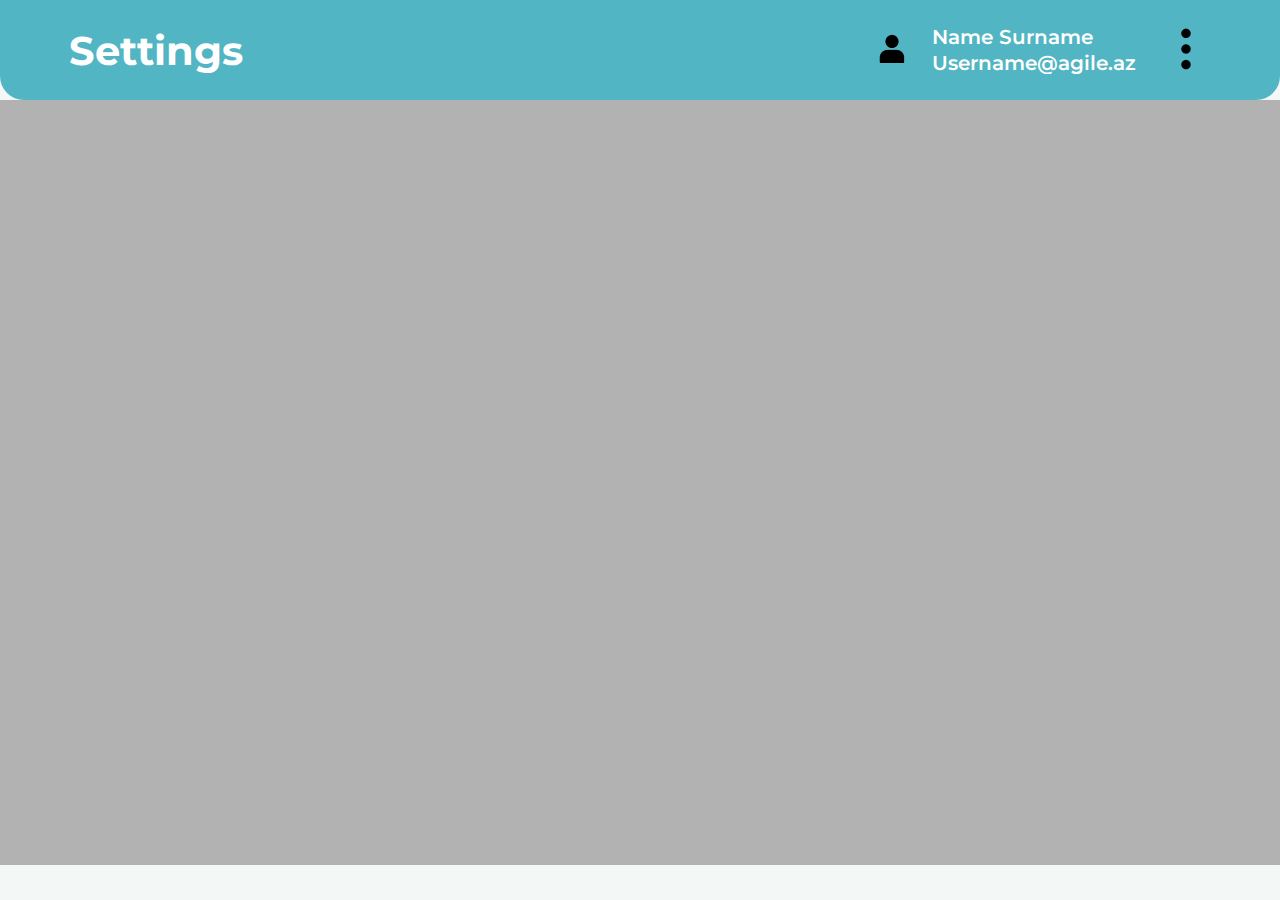
<file: assets/pages/setting.html>
<!DOCTYPE html>
<html lang="en">

<head>
    <meta charset="UTF-8" />
    <meta http-equiv="X-UA-Compatible" content="IE=edge" />
    <meta name="viewport" content="width=device-width, initial-scale=1.0" />
    <link href="https://cdn.jsdelivr.net/npm/bootstrap@5.0.2/dist/css/bootstrap.min.css" rel="stylesheet"
        integrity="sha384-EVSTQN3/azprG1Anm3QDgpJLIm9Nao0Yz1ztcQTwFspd3yD65VohhpuuCOmLASjC" crossorigin="anonymous" />
    <link rel="stylesheet" href="../css/zb_style.css">
    <link rel="stylesheet" href="../css/style4578.css" />
    <title>License Details</title>
</head>

<body>
    <header>
        <h2 class="header__page-title">Settings</h2>
        <div class="header__user">
            <button>
                <img src="../images/user 2.png" alt="user icon" />
            </button>
            <div class="header__user-details">
                <p>Name Surname</p>
                <p>Username@agile.az</p>
            </div>
            <button id="dropdown-btn">
                <img src="../images/dots 1.png" alt="dots icon" />
            </button>
            <div class="dropdown">
                <ul>
                    <li><a href="./home.html">Dashboard</a></li>
                    <li><a href="./licenses.html">Licences</a></li>
                    <li><a href="./support.html">Support</a></li>
                    <li><a href="#">Settings</a></li>
                    <li><a href="./signin.html">Logout</a></li>
                </ul>
            </div>
        </div>
    </header>
    <section class="bg-light pt-5 pb-5" style="height: 85vh; background-color: #b2b2b2">
        
    </section>

    <script src="https://cdn.jsdelivr.net/npm/@popperjs/core@2.9.2/dist/umd/popper.min.js"
        integrity="sha384-IQsoLXl5PILFhosVNubq5LC7Qb9DXgDA9i+tQ8Zj3iwWAwPtgFTxbJ8NT4GN1R8p"
        crossorigin="anonymous"></script>
    <script src="https://cdn.jsdelivr.net/npm/bootstrap@5.0.2/dist/js/bootstrap.min.js"
        integrity="sha384-cVKIPhGWiC2Al4u+LWgxfKTRIcfu0JTxR+EQDz/bgldoEyl4H0zUF0QKbrJ0EcQF"
        crossorigin="anonymous"></script>

    <script src="../script/main.js"></script>
</body>

</html>
</file>
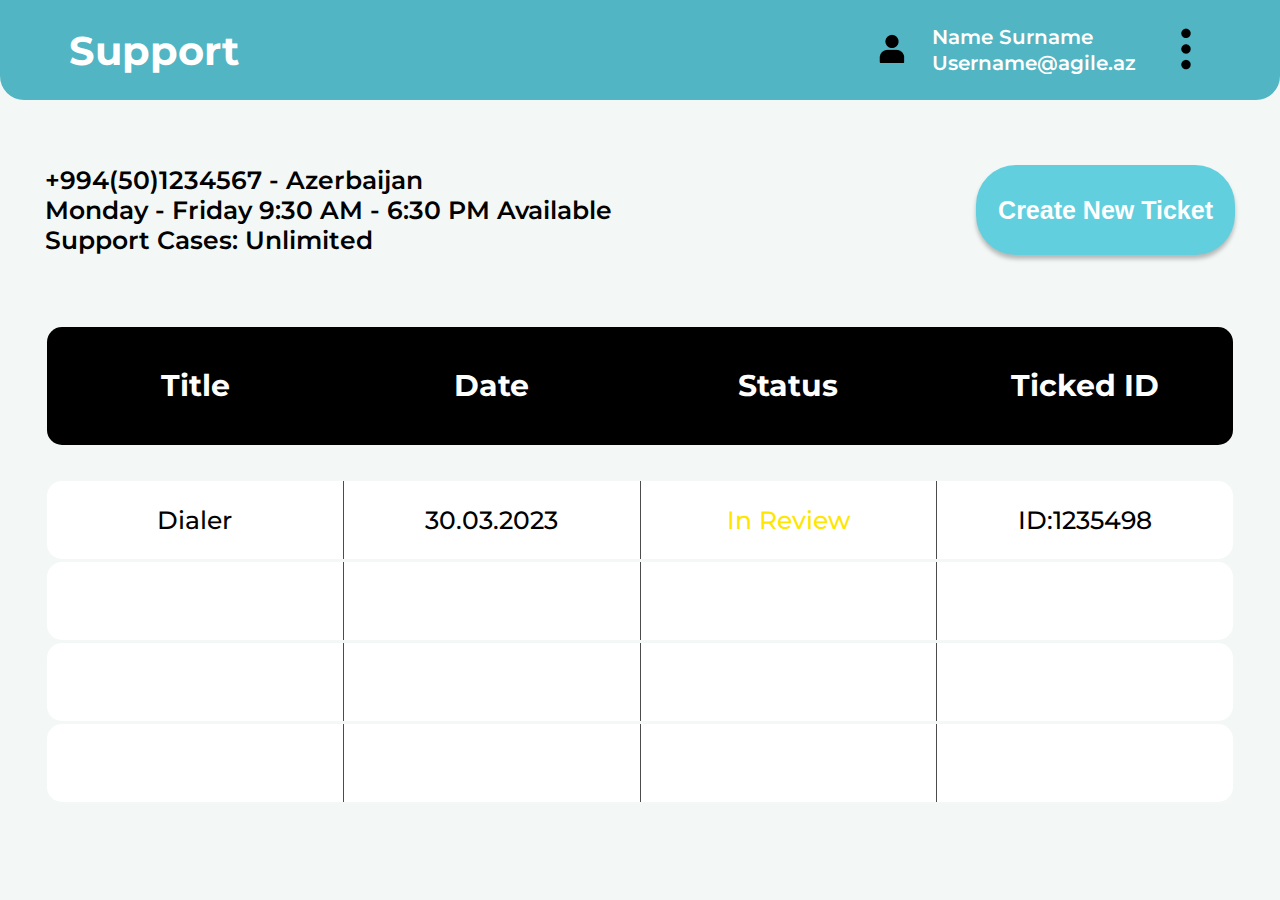
<file: assets/pages/support.html>
<!DOCTYPE html>
<html lang="en">

<head>
  <meta charset="UTF-8" />
  <meta http-equiv="X-UA-Compatible" content="IE=edge" />
  <meta name="viewport" content="width=device-width, initial-scale=1.0" />
  <link rel="stylesheet" href="../css/style4578.css" />

  <title>Support</title>
</head>

<body id="frame-7">
  <header>
    <h2 class="header__page-title">Support</h2>
    <div class="header__user">
      <button>
        <img src="../images/user 2.png" alt="user icon" />
      </button>
      <div class="header__user-details">
        <p>Name Surname</p>
        <p>Username@agile.az</p>
      </div>
      <button id="dropdown-btn">
        <img src="../images/dots 1.png" alt="dots icon" />
      </button>
      <div class="dropdown">
        <ul>
          <li><a href="./home.html">Dashboard</a></li>
          <li><a href="./licenses.html">Licences</a></li>
          <li><a href="#">Support</a></li>
          <li><a href="./setting.html">Settings</a></li>
          <li><a href="./signin.html">Logout</a></li>
        </ul>
      </div>
    </div>
  </header>

  <main>

    <div class="ticket-container">
      <p>+994(50)1234567 - Azerbaijan <br>
        Monday - Friday 9:30 AM - 6:30 PM Available <br>
        Support Cases: Unlimited</p>
      <button>
        <a href="./create_ticket.html" style="color:white">Create New Ticket</a>
      </button>
    </div>


      <table class="agile-table">
        <thead>
          <tr>
            <th>Title</th>
            <th>Date</th>
            <th>Status</th>
            <th>Ticked ID</th>
          </tr>
        </thead>
        <tbody>
          <tr>
            <td>Dialer</td>
            <td>30.03.2023</td>
            <td class="yellow">In Review</td>
            <td>ID:1235498</td>
          </tr>
          <tr>
            <td></td>
            <td></td>
            <td></td>
            <td></td>
          </tr>
          <tr>
            <td></td>
            <td></td>
            <td></td>
            <td></td>
          </tr>
          <tr>
            <td></td>
            <td></td>
            <td></td>
            <td></td>
          </tr>
        </tbody>
      </table>

  </main>
  <script src="../script/main.js"></script>
</body>

</html>
</file>
<file: assets/css/rufet.css>
*{
    margin: 0;
    padding: 0;
    box-sizing: border-box;
    font-family: 'Montserrat', sans-serif;
}


.rufet{
    display: flex;
    justify-content: space-around;
    margin: auto;
    height: 85vh;
}


h1{
    text-align: center;
    font-weight: 900;
  
}

button{
    padding: 16px;
    width: 190px;
}





.rufet-right{
    background-color: #51B5C3;
    color: white;
}
</file>
<file: assets/css/vugar.css>
#sign-in-title {
  color: #51b5c3 !important;
}

.custom-button {
  background-color: #51b5c3 !important;
}

.btn-primary {
  background-color: #51b5c3 !important;
  border-color: #ffffff !important;
  color: #ffffff !important;
}

#sign-in-button {
  margin-left: 85px;
}

.form-control::placeholder {
    color: 666666!important; 
    
  }

.form-control{
  background-color: e9ecef!important;
}

.left-box{
    background-color: #51B5C3;
    color: white;
     height: 85vh;
}

  .btn-primary:hover {
      background-color: #0991A4!important;
    }



.container {
  max-width: 400px;
  margin: 0 auto;
  padding: 10px;
}

.form {
  display: flex;
  flex-direction: column;
}

.input-container {
  position: relative;
}

.input-container i {
  position: absolute;
  left: 10px;
  top: 50%;
  transform: translateY(-50%);
  color: #888;
}

input[type="email1"],
input[type="password1"] {
  padding: 10px 10px 10px 30px;
  margin-bottom: 0px;
  width: 100%;
  box-sizing: border-box;
  background-color: #F3F7F6;
  border: none;
}

input[type="email1"]::placeholder,
input[type="password1"]::placeholder {
  color: #888;
}

input[type="email1"]:focus::placeholder,
input[type="password1"]:focus::placeholder {
  color: transparent;
}

.container {
  max-width: 400px;
  margin: 0 auto;
  padding: 10px;
}

.form {
  display: flex;
  flex-direction: column;
}

.input-container {
  position: relative;
}

.input-container i {
  position: absolute;
  left: 10px;
  top: 50%;
  transform: translateY(-50%);
  color: #888;
}

input[type="text"],
input[type="email"],
input[type="tel"],
input[type="password"] {
  padding: 10px 10px 10px 30px;
 
  width: 450px;
  box-sizing: border-box;
  background-color: #F3F7F6;
  border: none;
}

input[type="text"]::placeholder,
input[type="email"]::placeholder,
input[type="tel"]::placeholder,
input[type="password"]::placeholder {
  color: #888;
}

input[type="text"]:focus::placeholder,
input[type="email"]:focus::placeholder,
input[type="tel"]:focus::placeholder,
input[type="password"]:focus::placeholder {
  color: transparent;
}



@media (max-width: 768px) {
  .container {
    max-width: 100%;
  }
input[type="text"],
input[type="email"],
input[type="tel"],
input[type="password"] {

  width: 100%;
  box-sizing: border-box;
  background-color: #F3F7F6;
  border: none;
}

}






@media screen and (max-width: 768px) {
  .rufet {
    flex-direction: column;
  }

  .rufet-left {
    width: 100%;
    margin-bottom: 2rem;
    padding-block: 30px;
  }

  .rufet-right {
    width: 100%;
  }
}
</file>
<file: assets/css/rufet2.css>
* {
  margin: 0;
  padding: 0;
  box-sizing: border-box;
  font-family: "Montserrat", sans-serif;
}
</file>
<file: assets/css/style4578.css>
@import url("https://fonts.googleapis.com/css2?family=Montserrat:ital,wght@0,400;0,500;0,600;0,800;1,700&display=swap");
* {
  box-sizing: border-box;
  margin: 0;
  padding: 0;
}

a {
  text-decoration: none;
}

ul,
ol {
  list-style-type: none;
}

button {
  cursor: pointer;
}

body {
  background-color: #f3f7f6;
  min-height: 100vh;
  font-family: "Montserrat", sans-serif;
}

header {
  width: 100%;
  height: 100px;
  background-color: #51b5c3;
  border-radius: 0px 0px 24px 24px;
  padding: 26px 69px;
  display: flex;
  justify-content: space-between;
  align-items: center;
}
@media (max-width: 724px) {
  header {
    padding: 26px 30px;
  }
}

.header__page-title {
  font-weight: 700;
  font-size: 40px;
  text-align: center;
  color: white;
}
@media (max-width: 724px) {
  .header__page-title {
    font-size: 30px;
  }
}
@media (max-width: 500px) {
  .header__page-title {
    font-size: 26px;
  }
}

@media (max-width: 824px) {
  .header__user-details {
    display: none;
  }
}

.header__user {
  display: flex;
  gap: 25px;
  align-items: center;
  position: relative;
}
.header__user p {
  font-weight: 600;
  font-size: 20px;
  line-height: 24px;
  color: white;
  margin: 2px 0;
}
.header__user button {
  background-color: transparent;
  border: 0;
}
.header__user .dropdown {
  width: 200px;
  height: 300px;
  background-color: white;
  border-radius: 15px;
  position: absolute;
  right: 0;
  top: 60px;
  display: none;
}
.header__user .dropdown ul {
  display: flex;
  flex-direction: column;
  justify-content: space-between;
  height: 100%;
}
.header__user .dropdown ul li {
  flex: 1;
  display: flex;
  align-items: center;
}
.header__user .dropdown a {
  font-weight: 400;
  font-size: 20px;
  line-height: 24px;
  color: #161515;
  padding-left: 20px;
}
.header__user .dropdown a:hover {
  text-decoration: underline;
}
.header__user .dropdown.active {
  display: block;
}

main {
  display: grid;
  place-items: center;
  padding: 65px 45px;
  width: 100%;
}
@media (max-width: 824px) {
  main {
    padding: 30px 20px;
  }
}

#frame-5 .container {
  height: 750px;
  display: flex;
  flex-direction: column;
  border-radius: 30px;
  background-color: white;
  width: 90%;
  padding: 30px 100px;
}
@media (max-width: 824px) {
  #frame-5 .container {
    padding: 20px 40px;
    height: 790px;
  }
  #frame-5 .container .row3 button {
    width: 200px !important;
  }
}
@media (max-width: 610px) {
  #frame-5 .container {
    height: 1080px !important;
    padding: 15px 20px;
  }
  #frame-5 .container .row1 {
    text-align: center;
  }
  #frame-5 .container .row2 {
    font-size: 20px;
  }
  #frame-5 .container .row2 select, #frame-5 .container .row2 input {
    width: 100% !important;
  }
  #frame-5 .container .row3 {
    flex-direction: column;
    gap: 20px;
    align-items: center;
  }
}
#frame-5 .container .row1 {
  align-self: center;
  margin-bottom: 40px;
}
#frame-5 .container .row1 h3 {
  font-weight: 600;
  font-size: 35px;
  line-height: 43px;
}
#frame-5 .container .row2 {
  margin-bottom: 80px;
}
#frame-5 .container .row2 ul {
  display: flex;
  flex-direction: column;
  gap: 30px;
}
#frame-5 .container .row2 li {
  font-weight: 600;
  font-size: 25px;
  line-height: 30px;
  display: flex;
  flex-direction: column;
  align-items: flex-start;
  gap: 10px;
}
#frame-5 .container .row2 li select,
#frame-5 .container .row2 li input {
  width: 400px;
  height: 60px;
  border: 0;
  border-bottom: 1px solid #000;
  outline: 0;
  font-weight: 600;
  font-size: 25px;
  line-height: 30px;
  color: rgba(0, 0, 0, 0.3);
}
#frame-5 .container .row2 li select::-moz-placeholder, #frame-5 .container .row2 li input::-moz-placeholder {
  color: rgba(0, 0, 0, 0.3);
}
#frame-5 .container .row2 li select::placeholder,
#frame-5 .container .row2 li input::placeholder {
  color: rgba(0, 0, 0, 0.3);
}
#frame-5 .container .row2 li option {
  background-color: #fff;
  color: #000;
  border-radius: 0;
}
#frame-5 .container .row2 li option:disabled {
  color: rgba(0, 0, 0, 0.3);
}
#frame-5 .container .row3 {
  justify-content: space-evenly;
  display: flex;
}
#frame-5 .container .row3 button {
  width: 280px;
  height: 80px;
  border-radius: 40px;
  border: 0;
  font-weight: 600;
  font-size: 25px;
  line-height: 30px;
  color: white;
}
#frame-5 .container .row3 button:nth-child(1) {
  background-color: #e02b2b;
}
#frame-5 .container .row3 button:nth-child(2) {
  background-color: #51b5c3;
}

#frame-8 .container {
  height: 750px;
  border-radius: 30px;
  background-color: white;
  padding: 30px 100px;
  display: grid;
  grid-template-columns: 3fr 1fr;
  grid-template-rows: 2fr 1fr;
  -moz-column-gap: 50px;
       column-gap: 50px;
}
@media (max-width: 900px) {
  #frame-8 .container {
    grid-template-columns: 1fr;
    grid-template-rows: 1fr 1fr 1fr;
    gap: 20px;
    padding: 25px 50px;
    height: 900px;
  }
  #frame-8 .container .col-left,
  #frame-8 .container .col-right,
  #frame-8 .container .col-bottom {
    grid-column: span 1 !important;
    grid-row: span 1 !important;
  }
  #frame-8 .container .col-bottom button {
    width: 200px !important;
    font-size: 20px !important;
  }
}
@media (max-width: 600px) {
  #frame-8 .container {
    padding: 25px;
    height: 960px;
  }
  #frame-8 .container label {
    font-size: 16px !important;
  }
  #frame-8 .container input {
    font-size: 17px !important;
  }
}
#frame-8 .container .col-bottom {
  grid-column: span 2;
  justify-content: space-evenly;
  display: flex;
  grid-row: span 1;
}
@media (max-width: 600px) {
  #frame-8 .container .col-bottom {
    flex-direction: column;
    gap: 10px;
    align-items: center;
  }
  #frame-8 .container .col-bottom .col-left input {
    height: 60px !important;
  }
}
#frame-8 .container .col-bottom button {
  width: 280px;
  height: 80px;
  border-radius: 40px;
  border: 0;
  font-weight: 600;
  font-size: 25px;
  line-height: 30px;
  color: white;
}
#frame-8 .container .col-bottom button:nth-child(1) {
  background-color: #e02b2b;
}
#frame-8 .container .col-bottom button:nth-child(2) {
  background-color: #51b5c3;
}
#frame-8 .container .col-right {
  display: flex;
  flex-direction: column;
  gap: 14px;
  align-items: center;
  grid-column: span 1;
  grid-row: span 2;
}
#frame-8 .container .col-right label {
  text-align: center;
  font-weight: 600;
  font-size: 20px;
  line-height: 24px;
  width: 65%;
}
#frame-8 .container .col-right button {
  width: 100px;
  height: 100px;
  display: grid;
  place-items: center;
  background: #ededed;
  border: 1px solid rgba(0, 0, 0, 0.4);
  border-radius: 15px;
}
#frame-8 .container .col-left {
  display: flex;
  flex-direction: column;
  gap: 15px;
  grid-column: span 1;
  grid-row: span 2;
  width: 100%;
}
#frame-8 .container .col-left > div {
  display: flex;
  flex-direction: column;
  gap: 16px;
}
#frame-8 .container .col-left label {
  font-weight: 600;
  font-size: 20px;
  line-height: 24px;
}
#frame-8 .container textarea {
  width: 100%;
  height: 270px;
  resize: none;
  border-radius: 15px;
  background: #ffffff;
  border: 1px solid #000000;
  border-radius: 15px;
  padding: 10px 15px;
  font-family: inherit;
}
#frame-8 .container label {
  font-weight: 600;
  font-size: 25px;
  line-height: 30px;
}
#frame-8 .container input {
  border: 0;
  border-bottom: 1px solid #000;
  outline: 0;
  font-weight: 400;
  font-size: 25px;
  line-height: 30px;
}

.agile-table {
  width: 100%;
}
.agile-table thead {
  height: 118px;
  width: 100%;
  background-color: #000;
  border-radius: 15px;
  display: grid;
  margin-bottom: 34px;
}
@media (max-width: 1250px) {
  .agile-table thead th,
  .agile-table thead th > button {
    font-size: 24px !important;
  }
}
@media (max-width: 1000px) {
  .agile-table thead th,
  .agile-table thead th > button {
    font-size: 22px !important;
  }
  .agile-table thead th > img {
    display: none;
  }
}
@media (max-width: 782px) {
  .agile-table thead th,
  .agile-table thead th > button {
    font-size: 20px !important;
  }
}
@media (max-width: 550px) {
  .agile-table thead {
    height: 70px !important;
  }
  .agile-table thead th,
  .agile-table thead th > button {
    font-size: 12px !important;
  }
  .agile-table thead th > button {
    padding: 1px 5px !important;
  }
}
.agile-table thead tr {
  display: flex;
  justify-content: space-between;
}
.agile-table thead tr th {
  flex: 1;
  color: white;
  display: grid;
  place-items: center;
  font-weight: 700;
  font-size: 30px;
  line-height: 20px;
  text-align: center;
}
@media (max-width: 1250px) {
  .agile-table tbody td,
  .agile-table tbody td > button {
    font-size: 23px !important;
  }
}
@media (max-width: 1000px) {
  .agile-table tbody td,
  .agile-table tbody td > button {
    font-size: 20px !important;
  }
}
@media (max-width: 782px) {
  .agile-table tbody td,
  .agile-table tbody td > button {
    font-size: 16px !important;
  }
  .agile-table tbody td > button {
    padding: 3px 15px !important;
  }
}
@media (max-width: 550px) {
  .agile-table tbody td,
  .agile-table tbody td > button {
    font-size: 14px !important;
  }
}
.agile-table tbody tr {
  display: flex;
  justify-content: space-between;
  margin-bottom: 3px;
  background-color: white;
  border-radius: 15px;
}
.agile-table tbody tr td {
  flex: 1 1 0;
  width: 0;
  display: grid;
  place-items: center;
  border: 0;
  border-right: 1px solid rgba(0, 0, 0, 0.7);
  height: 78px;
  font-weight: 500;
  font-size: 25px;
  line-height: 30px;
  text-align: center;
}
.agile-table tbody tr td:last-child {
  border-right: 0;
}

#frame-4 .agile-table thead th:nth-child(5) {
  display: flex;
  justify-content: space-around;
}
#frame-4 .agile-table thead th:nth-child(5) button {
  background: #51b5c3;
  box-shadow: 0px 4px 4px rgba(0, 0, 0, 0.25);
  border-radius: 40px;
  display: grid;
  place-items: center;
  border: 0;
  color: white;
  font-weight: 800;
  font-size: 25px;
  line-height: 30px;
  padding: 12px 24px;
}
@media (max-width: 550px) {
  #frame-4 .agile-table tbody tr td {
    flex: 2 1 0;
  }
  #frame-4 .agile-table tbody tr td:nth-child(2) {
    flex-shrink: 2;
    flex-grow: 1;
  }
}
#frame-4 .agile-table tbody tr td:nth-child(4) {
  font-weight: 700;
  font-size: 25px;
  line-height: 30px;
  text-align: center;
}
#frame-4 .agile-table tbody tr td:nth-child(4).green {
  color: #1dbc70;
}
#frame-4 .agile-table tbody tr td:nth-child(4).red {
  color: #bc1d1d;
}
#frame-4 .agile-table tbody tr td:nth-child(4).yellow {
  color: #ffe600;
}
#frame-4 .agile-table tbody tr td:nth-child(5) button {
  background: #518cc3;
  box-shadow: 0px 4px 4px rgba(0, 0, 0, 0.25);
  border-radius: 40px;
  font-weight: 600;
  font-size: 25px;
  line-height: 30px;
  color: #ffffff;
  border: 0;
  padding: 3px 30px;
  display: grid;
  place-items: center;
}
@media (max-width: 550px) {
  #frame-4 .agile-table tbody tr td:nth-child(5) button {
    padding: 1px 3px !important;
  }
}

#frame-7 main {
  display: flex;
  flex-direction: column;
  gap: 70px;
}
#frame-7 .ticket-container {
  display: flex;
  justify-content: space-between;
  width: 100%;
}
@media (max-width: 824px) {
  #frame-7 .ticket-container {
    flex-direction: column;
    align-items: center;
    gap: 35px;
  }
  #frame-7 .ticket-container p {
    text-align: center;
  }
}
#frame-7 .ticket-container p {
  font-weight: 600;
  font-size: 25px;
  line-height: 30px;
  color: #000000;
}
#frame-7 .ticket-container button {
  background: #61cfde;
  box-shadow: 0px 4px 4px rgba(0, 0, 0, 0.25);
  border-radius: 40px;
  font-weight: 600;
  font-size: 25px;
  line-height: 30px;
  display: grid;
  place-items: center;
  color: #ffffff;
  border: 0;
  padding: 22px;
}
#frame-7 .agile-table tbody td.yellow {
  color: #ffe600;
}/*# sourceMappingURL=style4578.css.map */
</file>
<file: assets/css/zb_style.css>
* {
  box-sizing: border-box;
  padding: 0;
  margin: 0;
}

.zb-btn {
  background: #e02b2b;
  font-size: 15px;
  font-weight: bold;
  width: 280px;
  height: 70px;
  border: none;
  border-radius: 40px;
  transition: all 0.3s;
  letter-spacing: 3px;
}
.zb-btn:hover {
  transition: all 0.3s;
  background: #c92626;
  letter-spacing: 7px;
}
.zb {
    display: flex;
    flex-wrap: wrap;
    align-items: center !important;
    width: 100%;
    justify-content: space-between !important;
}
.zb-company-name {
  border-radius: 20px;
  width: 350px;
  min-height: 250px;
  margin: auto;
  display: flex;
  flex-direction: column;
  justify-content: space-between;
  padding: max(3vh, 1rem) !important;
}
h5 {
  margin: auto !important;
}
section {
  padding: max(3vh, 1rem);
  min-height: 85vh;
  background-color: #f3f7f6;
}

.reg-grid {
    display: grid !important;
    grid-template-columns: 1fr 1fr;
}

.reg-grid > p {
    gap: 10px !important;
    justify-content: flex-start !important;
    font-size: 20px;
}

@media (max-width: 724px) {
    .reg-grid {
        grid-template-columns: 1fr;
    }
}
</file>
